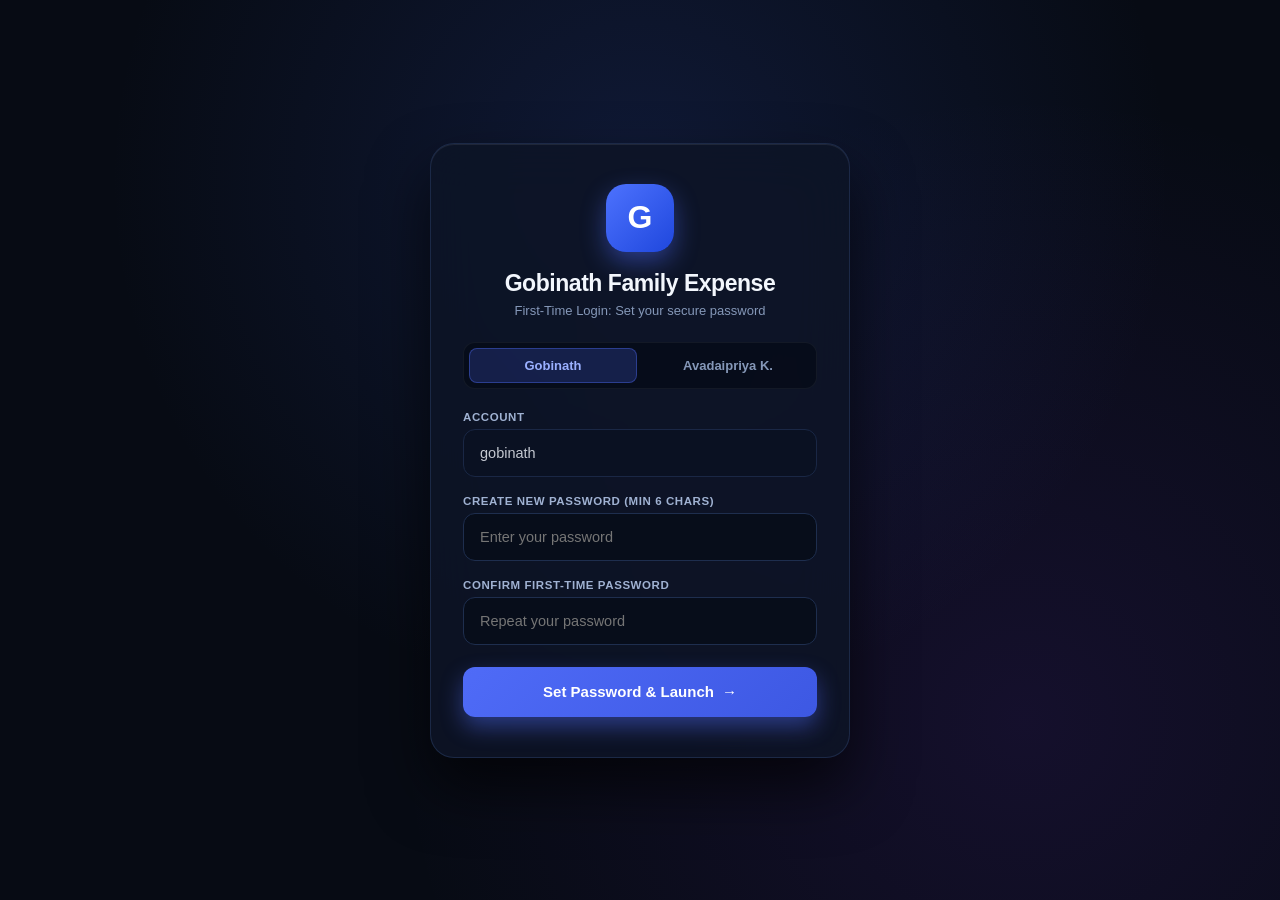
<file: index.html>
<!doctype html>
<html lang="en">
<head>
  <meta charset="UTF-8">
  <meta name="viewport" content="width=device-width, initial-scale=1.0, maximum-scale=1.0, user-scalable=no">
  <meta name="theme-color" content="#070b14">
  <title>Gobinath Family Expense — Secure Gateway</title>
  <style>
    :root {
      --bg: #070b14;
      --card-bg: rgba(14, 21, 38, 0.85);
      --border: rgba(45, 65, 105, 0.5);
      --primary: #4f6bf7;
      --primary-hover: #3d58e3;
      --primary-glow: rgba(79, 107, 247, 0.45);
      --text: #f3f7fd;
      --muted: #8598b8;
      --input-bg: rgba(7, 13, 26, 0.9);
      --danger: #ff5263;
      --success: #2ed573;
    }

    * { box-sizing: border-box; margin: 0; padding: 0; font-family: -apple-system, BlinkMacSystemFont, "Segoe UI", Roboto, sans-serif; }
    
    body {
      background-color: var(--bg);
      background-image: 
        radial-gradient(circle at 50% 20%, rgba(46, 76, 175, 0.22) 0%, transparent 55%),
        radial-gradient(circle at 80% 80%, rgba(120, 50, 220, 0.12) 0%, transparent 50%);
      color: var(--text);
      min-height: 100vh;
      display: flex;
      align-items: center;
      justify-content: center;
      padding: 20px;
    }

    .login-card {
      width: 100%;
      max-width: 420px;
      background: var(--card-bg);
      backdrop-filter: blur(24px);
      -webkit-backdrop-filter: blur(24px);
      border: 1px solid var(--border);
      border-radius: 24px;
      padding: 40px 32px;
      box-shadow: 0 30px 60px rgba(0, 0, 0, 0.65), inset 0 1px 0 rgba(255, 255, 255, 0.08);
      text-align: center;
    }

    .brand-icon-wrap {
      width: 68px;
      height: 68px;
      margin: 0 auto 18px;
      background: linear-gradient(135deg, #4d72fe, #1f47dd);
      border-radius: 20px;
      display: flex;
      align-items: center;
      justify-content: center;
      font-size: 32px;
      font-weight: 800;
      color: #fff;
      box-shadow: 0 10px 25px var(--primary-glow);
    }

    h1 { font-size: 23px; font-weight: 700; margin-bottom: 6px; letter-spacing: -0.02em; }
    .sub { font-size: 13px; color: var(--muted); margin-bottom: 24px; }

    .user-toggle {
      display: flex;
      gap: 8px;
      background: rgba(4, 9, 20, 0.6);
      padding: 5px;
      border-radius: 12px;
      border: 1px solid rgba(255, 255, 255, 0.05);
      margin-bottom: 22px;
    }

    .user-btn {
      flex: 1;
      padding: 9px;
      background: transparent;
      border: none;
      color: var(--muted);
      font-size: 13px;
      font-weight: 600;
      border-radius: 8px;
      cursor: pointer;
      transition: all 0.2s;
    }

    .user-btn.active {
      background: rgba(79, 107, 247, 0.22);
      color: #9ab0ff;
      border: 1px solid rgba(79, 107, 247, 0.4);
    }

    .input-box {
      text-align: left;
      margin-bottom: 18px;
    }

    .input-box label {
      display: block;
      font-size: 11.5px;
      font-weight: 700;
      color: #a0b2d2;
      text-transform: uppercase;
      letter-spacing: 0.05em;
      margin-bottom: 6px;
    }

    .input-field {
      width: 100%;
      height: 48px;
      padding: 0 16px;
      background: var(--input-bg);
      border: 1px solid #1e2e4e;
      border-radius: 12px;
      color: var(--text);
      font-size: 14.5px;
      outline: none;
      transition: all 0.2s;
    }

    .input-field:focus {
      border-color: var(--primary);
      box-shadow: 0 0 0 3px rgba(79, 107, 247, 0.2);
    }

    .btn-submit {
      width: 100%;
      height: 50px;
      background: linear-gradient(135deg, var(--primary), var(--primary-hover));
      color: #fff;
      border: none;
      border-radius: 12px;
      font-size: 15px;
      font-weight: 700;
      cursor: pointer;
      display: flex;
      align-items: center;
      justify-content: center;
      gap: 8px;
      margin-top: 22px;
      box-shadow: 0 10px 22px var(--primary-glow);
      transition: all 0.2s;
    }

    .btn-submit:hover { filter: brightness(1.1); transform: translateY(-1px); }
    .btn-submit:disabled { opacity: 0.6; cursor: not-allowed; }

    .toast {
      position: fixed;
      top: 20px;
      padding: 12px 20px;
      border-radius: 30px;
      font-size: 13px;
      font-weight: 600;
      display: none;
      z-index: 100;
    }
    .toast.err { background: #321217; color: #ff8591; border: 1px solid #73222a; }
    .toast.suc { background: #0f2c1f; color: #43ebb3; border: 1px solid #165b3f; }
  </style>
</head>
<body>

  <div id="toast" class="toast"></div>

  <div class="login-card">
    <div class="brand-icon-wrap">G</div>
    <h1>Gobinath Family Expense</h1>
    <p class="sub" id="form-sub">Enterprise Household Finance Ledger</p>

    <div class="user-toggle">
      <button type="button" class="user-btn active" onclick="switchUser('gobinath', 'Gobinath', this)">Gobinath</button>
      <button type="button" class="user-btn" onclick="switchUser('avadaipriya', 'Avadaipriya K.', this)">Avadaipriya K.</button>
    </div>

    <form id="auth-form">
      <input type="hidden" id="account-id" value="gobinath">

      <div class="input-box">
        <label>Account</label>
        <input type="text" id="display-user" class="input-field" value="gobinath" readonly style="opacity: 0.8; background: #0b1222;">
      </div>

      <div class="input-box" id="pass-box">
        <label id="pass-label">Password</label>
        <input type="password" id="pass-input" class="input-field" placeholder="Enter your password" required>
      </div>

      <div class="input-box" id="confirm-box" style="display: none;">
        <label>Confirm First-Time Password</label>
        <input type="password" id="confirm-input" class="input-field" placeholder="Repeat your password">
      </div>

      <button type="submit" class="btn-submit" id="btn-submit">
        <span id="btn-text">Sign In to Ledger</span> →
      </button>
    </form>
  </div>

  <script>
    // Paste your Apps Script Web App URL here when deploying live
    const APPS_SCRIPT_URL = ""; 

    let selectedUser = 'gobinath';
    let selectedName = 'Gobinath';

    function showToast(msg, isErr = false) {
      const t = document.getElementById('toast');
      t.textContent = msg;
      t.className = 'toast ' + (isErr ? 'err' : 'suc');
      t.style.display = 'block';
      setTimeout(() => { t.style.display = 'none'; }, 3500);
    }

    // Check if user has initialized their password locally or remotely
    function checkUserStatus() {
      const storedHashes = JSON.parse(localStorage.getItem('gf_passwords') || '{}');
      const isFirstTime = !storedHashes[selectedUser];

      const confirmBox = document.getElementById('confirm-box');
      const formSub = document.getElementById('form-sub');
      const passLabel = document.getElementById('pass-label');
      const btnText = document.getElementById('btn-text');

      if (isFirstTime) {
        confirmBox.style.display = 'block';
        document.getElementById('confirm-input').required = true;
        formSub.textContent = 'First-Time Login: Set your secure password';
        passLabel.textContent = 'Create New Password (min 6 chars)';
        btnText.textContent = 'Set Password & Launch';
      } else {
        confirmBox.style.display = 'none';
        document.getElementById('confirm-input').required = false;
        formSub.textContent = 'Enterprise Household Finance Ledger';
        passLabel.textContent = 'Password';
        btnText.textContent = 'Sign In to Ledger';
      }
    }

    function switchUser(id, name, btn) {
      selectedUser = id;
      selectedName = name;
      document.getElementById('account-id').value = id;
      document.getElementById('display-user').value = id;
      document.querySelectorAll('.user-btn').forEach(b => b.classList.remove('active'));
      btn.classList.add('active');
      document.getElementById('pass-input').value = '';
      document.getElementById('confirm-input').value = '';
      checkUserStatus();
    }

    document.getElementById('auth-form').addEventListener('submit', async (e) => {
      e.preventDefault();
      const pass = document.getElementById('pass-input').value;
      const confirmPass = document.getElementById('confirm-input').value;
      const storedHashes = JSON.parse(localStorage.getItem('gf_passwords') || '{}');
      const isFirstTime = !storedHashes[selectedUser];

      if (isFirstTime) {
        if (pass.length < 6) return showToast('Password must be at least 6 characters.', true);
        if (pass !== confirmPass) return showToast('Passwords do not match.', true);
        
        // Save first-time password
        storedHashes[selectedUser] = btoa(pass);
        localStorage.setItem('gf_passwords', JSON.stringify(storedHashes));
        showToast('Password established! Launching dashboard...');
      } else {
        if (storedHashes[selectedUser] !== btoa(pass)) {
          return showToast('Invalid password. Please try again.', true);
        }
        showToast('Authenticated successfully.');
      }

      // 10-Hour Session Enforcement
      const session = {
        userId: selectedUser,
        name: selectedName,
        role: 'Owner',
        loginTime: Date.now(),
        expiresAt: Date.now() + (10 * 60 * 60 * 1000)
      };
      localStorage.setItem('gf_token', 'gf_token_' + selectedUser + '_' + Date.now());
      localStorage.setItem('gf_user', JSON.stringify(session));

      setTimeout(() => {
        window.location.href = './dashboard/index.html';
      }, 500);
    });

    // Run check on initial load
    checkUserStatus();
  </script>
</body>
</html>
</file>
